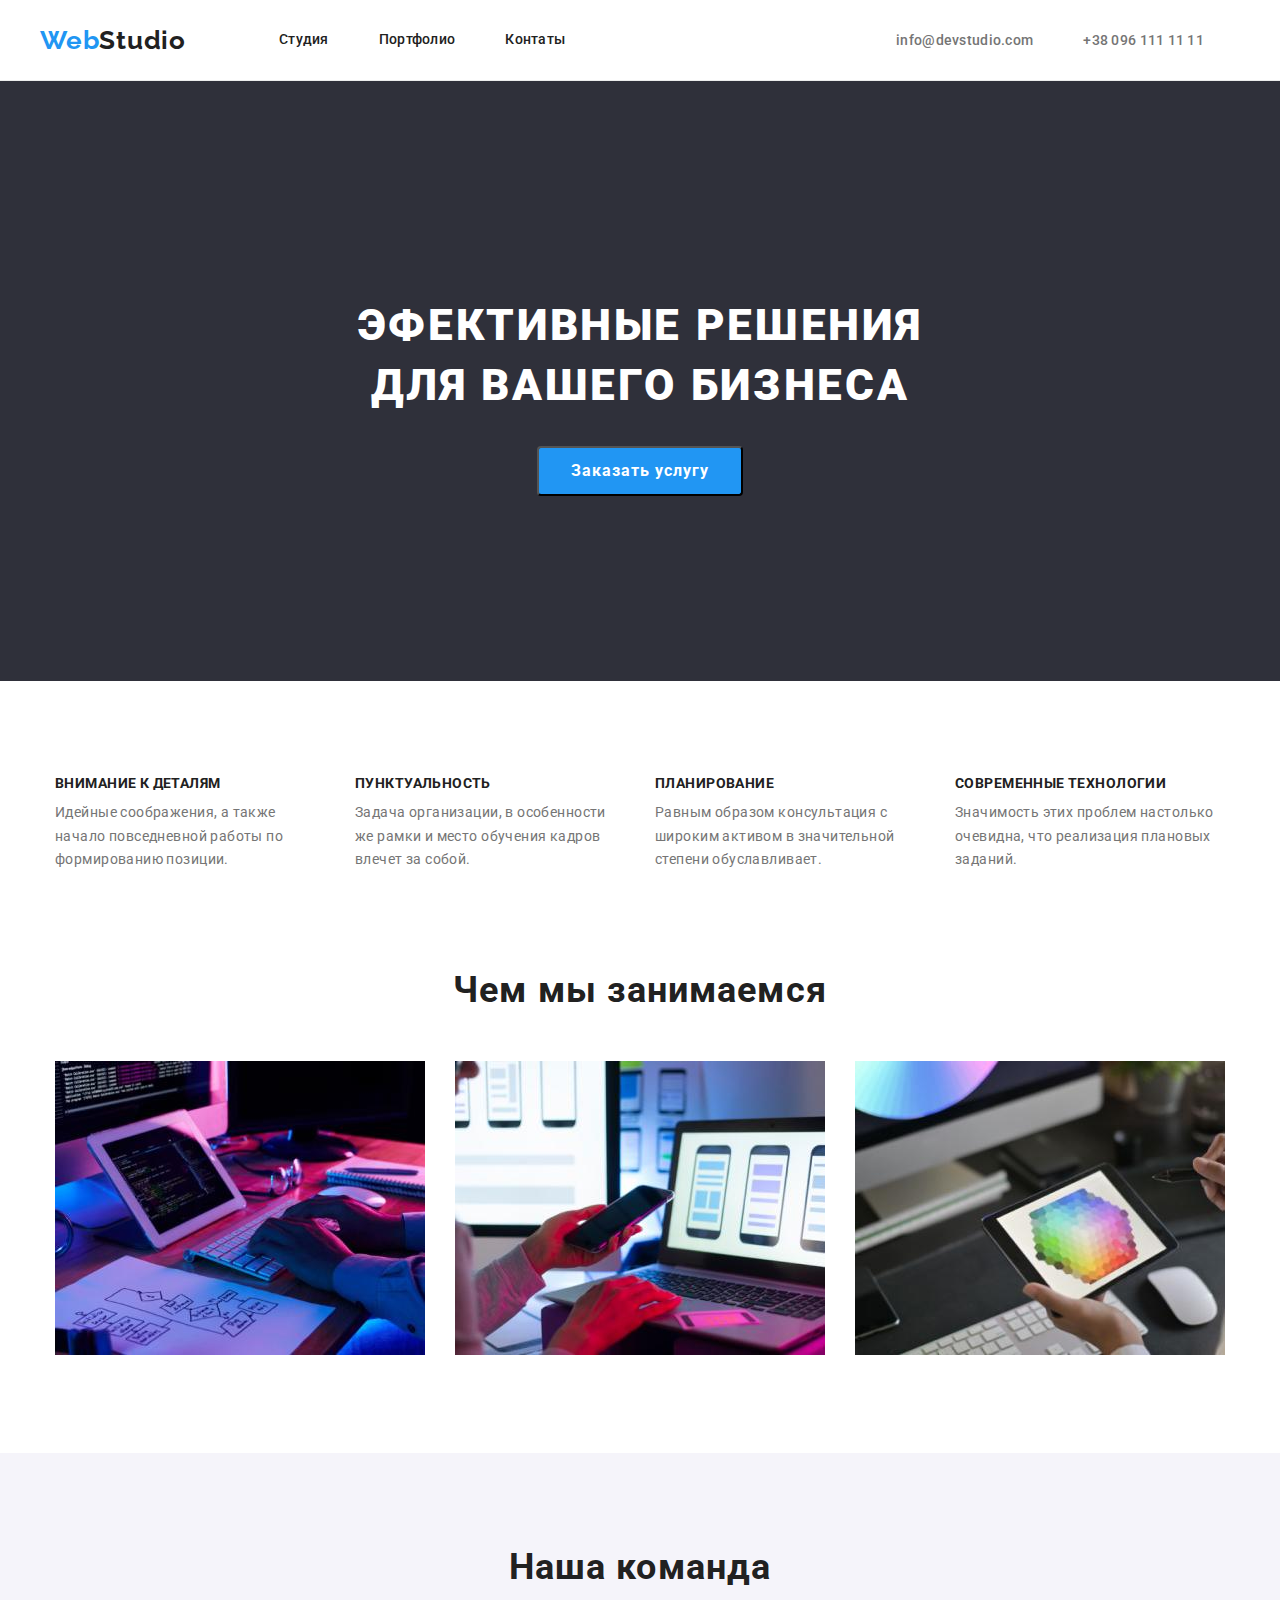
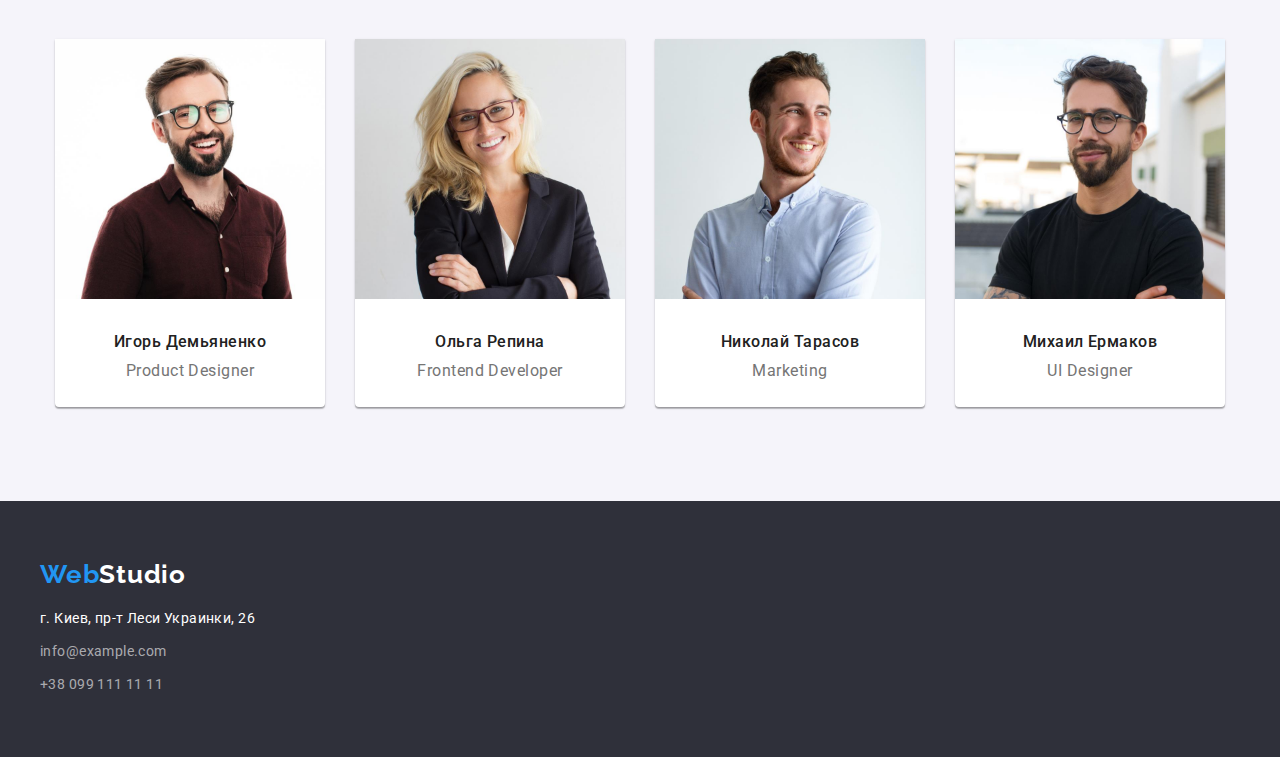
<file: index.html>
<!DOCTYPE html>
<html lang="ru">
  <head>
    <meta charset="UTF-8" />
    <meta http-equiv="X-UA-Compatible" content="IE=edge" />
    <meta name="viewport" content="width=device-width, initial-scale=1.0" />
    <title>Студия</title>
    <link rel="preconnect" href="https://fonts.googleapis.com" />
    <link rel="preconnect" href="https://fonts.gstatic.com" crossorigin />
    <link rel="preconnect" href="https://fonts.googleapis.com" />
    <link rel="preconnect" href="https://fonts.gstatic.com" crossorigin />
    <link
      href="https://fonts.googleapis.com/css2?family=Roboto:wght@400;500;700;900&display=swap"
      rel="stylesheet"
    />
    <link
      href="https://fonts.googleapis.com/css2?family=Raleway:wght@700&display=swap"
      rel="stylesheet"
    />
    <link
      rel="stylesheet"
      href="https://github.com/sindresorhus/modern-normalize/blob/main/modern-normalize.css"
    />

    <link rel="stylesheet" href="./css/styles.css" />
  </head>
  <body>
    <!--Шапка сайту-->
    <header class="header">
      <div class="container head">
        <nav class="navigation-head">
          <a href="./index.html" class="logo"
            ><span class="logo-web">Web</span>Studio</a
          >
          <ul class="navigation">
            <li><a href="./index.html" class="link">Студия</a></li>
            <li><a href="./portfolio.html" class="link">Портфолио</a></li>
            <li><a href=" " class="link">Контаты</a></li>
          </ul>
        </nav>
        <ul class="contact-data">
          <li>
            <a href="mailto:info@devstudio.com" class="site-contacts"
              >info@devstudio.com</a
            >
          </li>
          <li>
            <a href="tel:++380961111111" class="site-contacts"
              >+38 096 111 11 11</a
            >
          </li>
        </ul>
      </div>
    </header>

    <main>
      <!--Герой-->
      <section class="section-hero">
        <div class="container">
          <h1 class="hero">
            Эфективные решения <br />
            для вашего бизнеса
          </h1>
          <button type="button" class="button-m">Заказать услугу</button>
        </div>
      </section>
      <!--Наші переваги-->
      <section class="section-benefit">
        <div class="container">
          <!--<h2 class="section-title">Наші переваги </h2> -->
          <ul class="list-benefits">
            <li class="car-list">
              <h3>Внимание к деталям</h3>
              <p>
                Идейные соображения, а также начало повседневной работы по
                формированию позиции.
              </p>
            </li>
            <li class="car-list">
              <h3>Пунктуальность</h3>
              <p>
                Задача организации, в особенности же рамки и место обучения
                кадров влечет за собой.
              </p>
            </li>
            <li class="car-list">
              <h3>Планирование</h3>
              <p>
                Равным образом консультация с широким активом в значительной
                степени обуславливает.
              </p>
            </li>
            <li class="car-list">
              <h3>Современные технологии</h3>
              <p>
                Значимость этих проблем настолько очевидна, что реализация
                плановых заданий.
              </p>
            </li>
          </ul>
        </div>
      </section>

      <!--Що ми робимо-->
      <section class="section-work">
        <div class="container">
          <h2 class="section-title">Чем мы занимаемся</h2>
          <ul class="images">
            <li>
              <img
                src="./images/computers.jpg"
                alt="фотографія рук на клавіатурі"
                width="370"
                height="294"
              />
            </li>
            <li>
              <img
                src="./images/screens.jpg"
                alt="фотографія двох екранів"
                width="370"
                height="294"
              />
            </li>
            <li>
              <img
                src="./images/colors.jpg"
                alt="фотографія палітри кольорів"
                width="370"
                height="294"
              />
            </li>
          </ul>
        </div>
      </section>

      <!--Наша команда-->
      <section class="section-team">
        <div class="container">
          <h2 class="section-title">Наша команда</h2>
          <ul class="personal">
            <li class="cards-team">
              <img
                src="./images/demyanenko.jpg"
                alt="фото Ігорка Демяненка"
                width="270"
                height="260"
              />
              <div class="text-team">
                <p class="name">Игорь Демьяненко</p>
                <p class="position">Product Designer</p>
              </div>
            </li>
            <li class="cards-team">
              <img
                src="./images/repina.jpg"
                alt="фото Олічки Рєпіної"
                width="270"
                height="260"
              />
              <div class="text-team">
                <p class="name">Ольга Репина</p>
                <p class="position">Frontend Developer</p>
              </div>
            </li>
            <li class="cards-team">
              <img
                src="./images/tarasov.jpg"
                alt="фото Миколки Тарасова"
                width="270"
                height="260"
              />
              <div class="text-team">
                <p class="name">Николай Тарасов</p>
                <p class="position">Marketing</p>
              </div>
            </li>
            <li class="cards-team">
              <img
                src="./images/yermakov.jpg"
                alt="фото Михася Єврмакова"
                width="270"
                height="260"
              />
              <div class="text-team">
                <p class="name">Михаил Ермаков</p>
                <p class="position">UI Designer</p>
              </div>
            </li>
          </ul>
        </div>
      </section>
    </main>
    <!--Футер-->
    <footer>
      <div class="container">
        <a href="./index.html" class="logo"
          ><span class="logo-web">Web</span>Studio</a
        >
        <address>
          <ul>
            <li class="address">
              <a
                href="https://www.google.com/maps/place/%D0%B1%D1%83%D0%BB%D1%8C%D0%B2%D0%B0%D1%80+%D0%9B%D0%B5%D1%81%D1%96+%D0%A3%D0%BA%D1%80%D0%B0%D1%97%D0%BD%D0%BA%D0%B8,+26,+%D0%9A%D0%B8%D1%97%D0%B2,+02000/@50.4265807,30.5361971,17z/data=!4m5!3m4!1s0x40d4cf0e033ecbe9:0x57a4dffefec77da0!8m2!3d50.4265807!4d30.5383858"
                class="contact-footer"
                >г. Киев, пр-т Леси Украинки, 26</a
              >
            </li>
            <li class="address">
              <a href="mailto:info@example.com" class="contact-footer"
                >info@example.com</a
              >
            </li>
            <li class="address">
              <a href="tel:+380991111111" class="contact-footer"
                >+38 099 111 11 11</a
              >
            </li>
          </ul>
        </address>
      </div>
    </footer>
  </body>
</html>
</file>
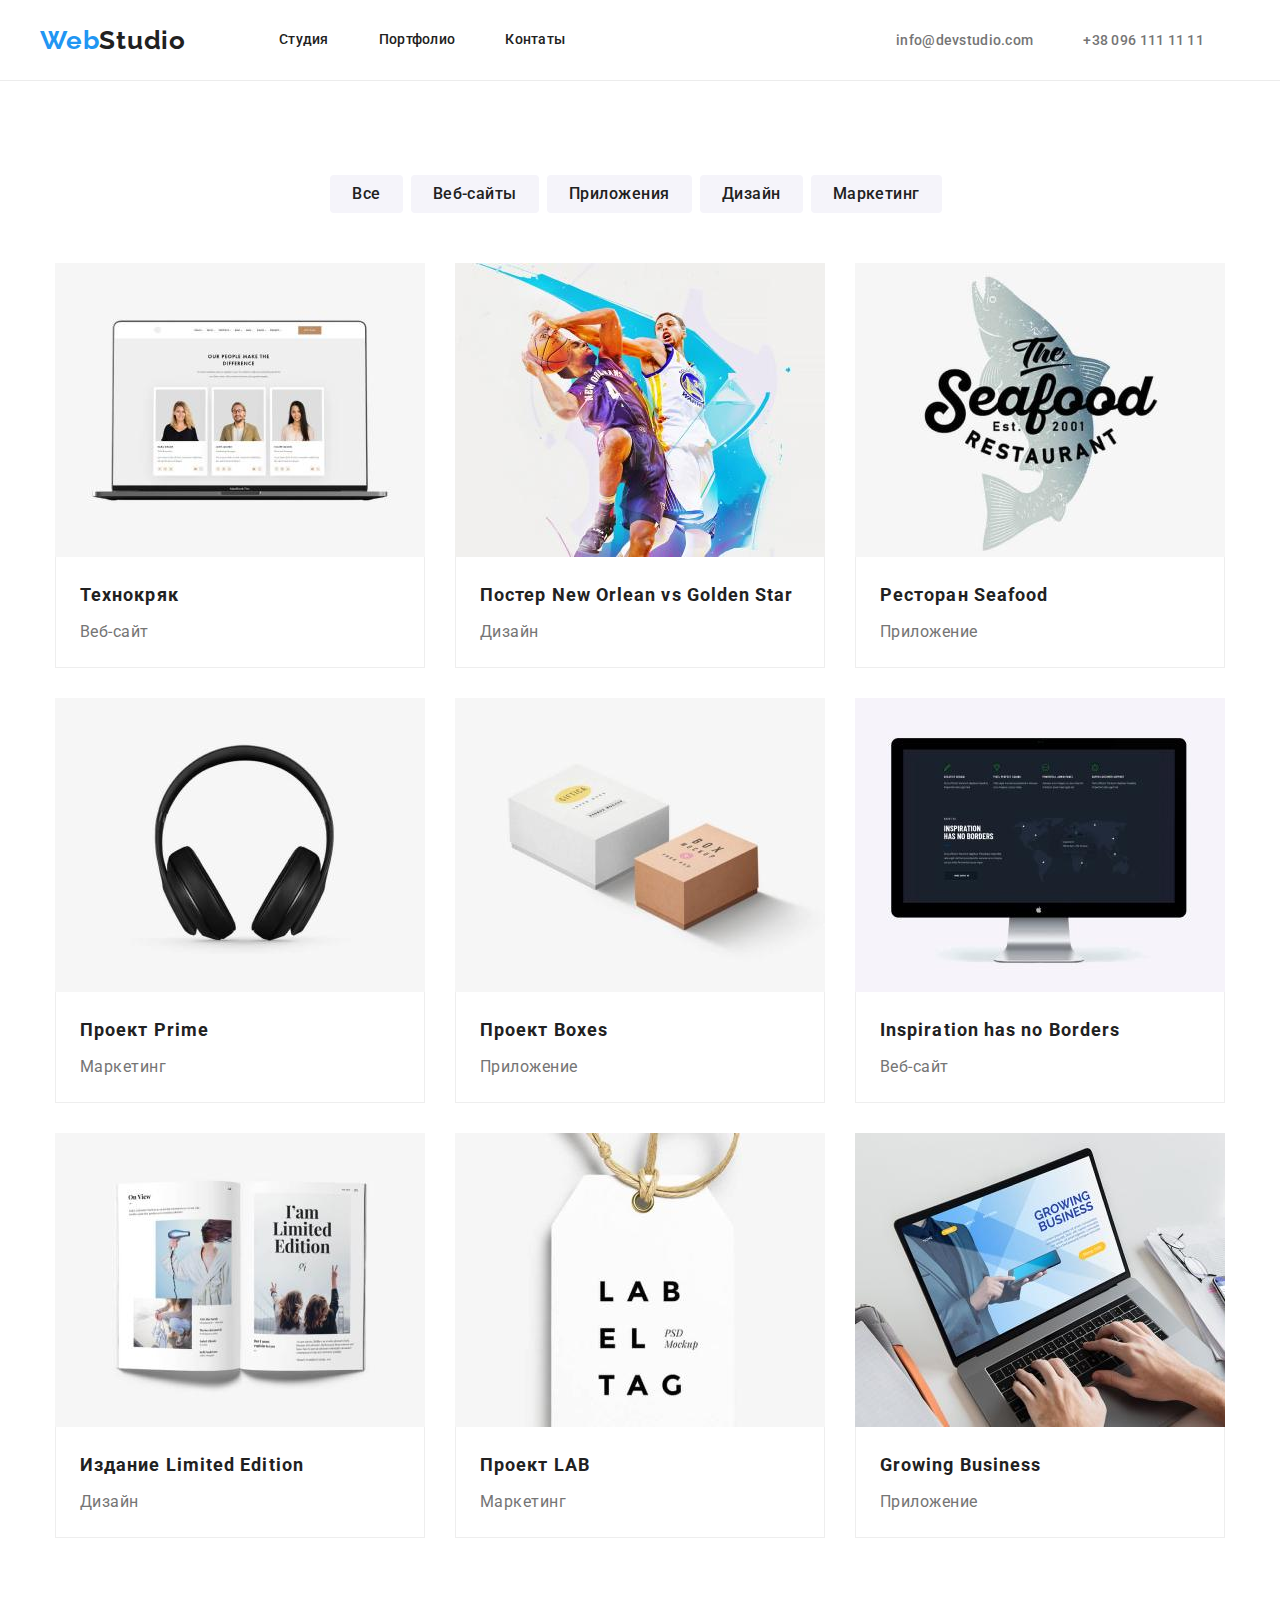
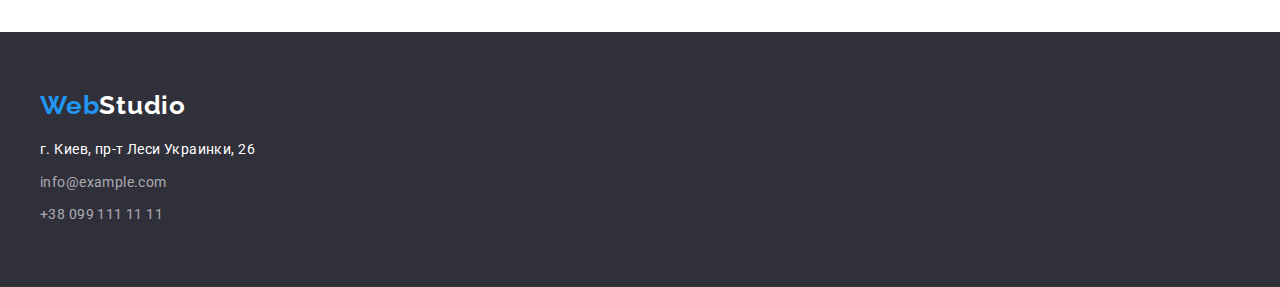
<file: portfolio.html>
<!DOCTYPE html>
<html lang="en">
  <head>
    <meta charset="UTF-8" />
    <meta http-equiv="X-UA-Compatible" content="IE=edge" />
    <meta name="viewport" content="width=device-width, initial-scale=1.0" />
    <title>Портфолио</title>
    <link
      href="https://fonts.googleapis.com/css2?family=Roboto:wght@400;500;700;900&display=swap"
      rel="stylesheet"
    />
    <link
      href="https://fonts.googleapis.com/css2?family=Raleway:wght@700&display=swap"
      rel="stylesheet"
    />
    <link
      rel="stylesheet"
      href="https://github.com/sindresorhus/modern-normalize/blob/main/modern-normalize.css"
    />
    <link rel="stylesheet" href="./css/styles.css" />
  </head>
  <body>
    <!--Шапка сайту-->

    <header class="header">
      <div class="container head">
        <nav class="navigation-head">
          <a href="./index.html" class="logo"
            ><span class="logo-web">Web</span>Studio</a
          >
          <ul class="navigation">
            <li><a href="./index.html" class="link">Студия</a></li>
            <li><a href="./portfolio.html" class="link">Портфолио</a></li>
            <li><a href=" " class="link">Контаты</a></li>
          </ul>
        </nav>
        <ul class="contact-data">
          <li>
            <a href="mailto:info@devstudio.com" class="site-contacts"
              >info@devstudio.com</a
            >
          </li>
          <li>
            <a href="tel:++380961111111" class="site-contacts"
              >+38 096 111 11 11</a
            >
          </li>
        </ul>
      </div>
    </header>

    <!--основна частина-->
    <main>
      <section class="filters">
        <div class="container">
          <ul class="buttons">
            <li><button type="button" class="button-p">Все</button></li>
            <li><button type="button" class="button-p">Веб-сайты</button></li>
            <li><button type="button" class="button-p">Приложения</button></li>
            <li><button type="button" class="button-p">Дизайн</button></li>
            <li><button type="button" class="button-p">Маркетинг</button></li>
          </ul>
          <ul class="projects">
            <li class="card-project">
              <img
                src="./images/laptop.jpg"
                alt="ноутбук"
                width="370"
                height="294"
              />
              <div class="project-text">
                <h2 class="projects-name">Технокряк</h2>
                <p class="projects-type">Веб-сайт</p>
              </div>
            </li>
            <li class="card-project">
              <img
                src="./images/people.jpg"
                alt="баскетболісти"
                width="370"
                height="294"
              />
              <div class="project-text">
                <h2 class="projects-name">Постер New Orlean vs Golden Star</h2>
                <p class="projects-type">Дизайн</p>
              </div>
            </li>
            <li class="card-project">
              <img
                src="./images/name.jpg"
                alt="назва"
                width="370"
                height="294"
              />
              <div class="project-text">
                <h2 class="projects-name">Ресторан Seafood</h2>
                <p class="projects-type">Приложение</p>
              </div>
            </li>
            <li class="card-project">
              <img
                src="./images/headers.jpg"
                alt="навушники"
                width="370"
                height="294"
              />
              <div class="project-text">
                <h2 class="projects-name">Проект Prime</h2>
                <p class="projects-type">Маркетинг</p>
              </div>
            </li>
            <li class="card-project">
              <img
                src="./images/boxes.jpg"
                alt="коробки"
                width="370"
                height="294"
              />
              <div class="project-text">
                <h2 class="projects-name">Проект Boxes</h2>
                <p class="projects-type">Приложение</p>
              </div>
            </li>
            <li class="card-project">
              <img
                src="./images/screen.jpg"
                alt="монітор"
                width="370"
                height="294"
              />
              <div class="project-text">
                <h2 class="projects-name" lang="eng">
                  Inspiration has no Borders
                </h2>
                <p class="projects-type">Веб-сайт</p>
              </div>
            </li>
            <li class="card-project">
              <img
                src="./images/book.jpg"
                alt="книжка"
                width="370"
                height="294"
              />
              <div class="project-text">
                <h2 class="projects-name">Издание Limited Edition</h2>
                <p class="projects-type">Дизайн</p>
              </div>
            </li>
            <li class="card-project">
              <img
                src="./images/label.jpg"
                alt="емблема"
                width="370"
                height="294"
              />
              <div class="project-text">
                <h2 class="projects-name">Проект LAB</h2>
                <p class="projects-type">Маркетинг</p>
              </div>
            </li>
            <li class="card-project">
              <img
                src="./images/hands.jpg"
                alt="руки на науті"
                width="370"
                height="294"
              />
              <div class="project-text">
                <h2 class="projects-name" lang="eng">Growing Business</h2>
                <p class="projects-type">Приложение</p>
              </div>
            </li>
          </ul>
        </div>
      </section>
    </main>

    <!--Футер-->
    <footer>
      <div class="container">
        <a href="./index.html" class="logo"
          ><span class="logo-web">Web</span>Studio</a
        >
        <address>
          <ul>
            <li class="address">
              <a
                href="https://www.google.com/maps/place/%D0%B1%D1%83%D0%BB%D1%8C%D0%B2%D0%B0%D1%80+%D0%9B%D0%B5%D1%81%D1%96+%D0%A3%D0%BA%D1%80%D0%B0%D1%97%D0%BD%D0%BA%D0%B8,+26,+%D0%9A%D0%B8%D1%97%D0%B2,+02000/@50.4265807,30.5361971,17z/data=!4m5!3m4!1s0x40d4cf0e033ecbe9:0x57a4dffefec77da0!8m2!3d50.4265807!4d30.5383858"
                class="contact-footer"
                >г. Киев, пр-т Леси Украинки, 26</a
              >
            </li>
            <li class="address">
              <a href="mailto:info@example.com" class="contact-footer"
                >info@example.com</a
              >
            </li>
            <li class="address">
              <a href="tel:+380991111111" class="contact-footer"
                >+38 099 111 11 11</a
              >
            </li>
          </ul>
        </address>
      </div>
    </footer>
  </body>
</html>
</file>
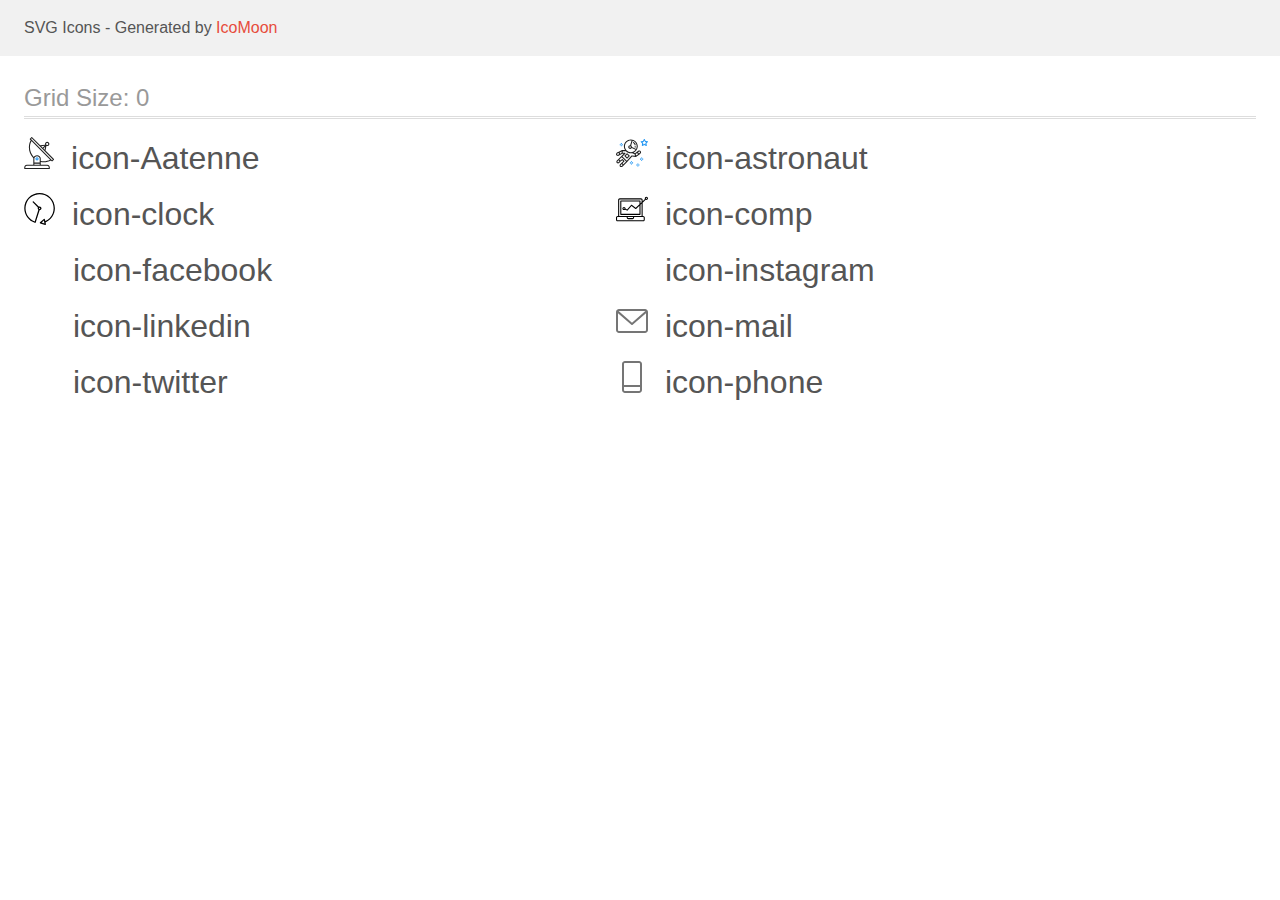
<file: css/icomoon/demo.html>
<!doctype html>
<html>
<head>
    <title>IcoMoon - SVG Icons</title>
    <meta charset="utf-8">
    <meta name="viewport" content="width=device-width, initial-scale=1">
    <link rel="stylesheet" href="demo-files/demo.css">
    <link rel="stylesheet" href="style.css">
</head>
<body>
<svg aria-hidden="true" style="position: absolute; width: 0; height: 0; overflow: hidden;" version="1.1" xmlns="http://www.w3.org/2000/svg" xmlns:xlink="http://www.w3.org/1999/xlink">
<defs>
<symbol id="icon-Aatenne" viewBox="0 0 30 32">
<path fill="#212121" style="fill: var(--color1, #212121)" d="M29.859 22.098l-8.443-8.505 0.937-4.616c0.225 0.090 0.485 0.144 0.758 0.146h0.007c0.008 0 0.017 0 0.026 0 1.192 0 2.159-0.967 2.159-2.159s-0.967-2.159-2.159-2.159c-1.192 0-2.159 0.967-2.159 2.159 0 0.259 0.046 0.508 0.13 0.739l-0.005-0.015-4.96 0.606-8.091-8.133c-0.096-0.098-0.229-0.159-0.376-0.16h-0c-0.14 0.001-0.274 0.057-0.373 0.155l-1.512 1.504c-0.096 0.097-0.156 0.23-0.156 0.377s0.060 0.281 0.156 0.377v0l0.814 0.825c-1.143 2.062-1.816 4.522-1.816 7.139 0 4.106 1.656 7.824 4.336 10.525l-0.001-0.001c0.043 0.041 0.092 0.074 0.146 0.097-0.032 0.164-0.051 0.353-0.052 0.546v6.188h-6.4c-1.472 0.001-2.666 1.194-2.667 2.666v1.067c0 0.295 0.239 0.534 0.534 0.534h24.534c0.294 0 0.533-0.239 0.533-0.534v-1.067c-0.002-1.472-1.195-2.665-2.666-2.666h-6.4v-2.742c1.003 0.21 2.024 0.317 3.049 0.32 2.58-0.003 5.005-0.663 7.117-1.822l-0.077 0.039 0.818 0.823c0.099 0.101 0.235 0.159 0.376 0.16 0.14-0.001 0.274-0.057 0.373-0.155l1.512-1.504c0.096-0.097 0.156-0.23 0.156-0.377s-0.060-0.281-0.156-0.377v0zM22.366 6.233c0.193-0.192 0.459-0.31 0.752-0.31 0.589 0 1.067 0.478 1.067 1.066s-0.477 1.066-1.067 1.066c-0 0-0 0-0 0h-0.004c-0.587-0.003-1.061-0.479-1.061-1.066 0-0.295 0.12-0.563 0.314-0.756l0-0h-0.002zM21.11 9.737l-0.598 2.946-1.175-1.183 1.774-1.763zM20.504 8.835l-1.92 1.909-1.486-1.493 3.406-0.416zM23.090 28.8c0.884 0 1.6 0.716 1.6 1.6v0 0.534h-23.466v-0.534c0-0.884 0.716-1.6 1.6-1.6v0h20.267zM15.623 26.666v1.067h-5.334v-1.067h5.334zM10.29 25.6v-4.053c0-1.294 1.196-2.346 2.666-2.346s2.667 1.053 2.667 2.346v4.053h-5.333zM16.69 23.904v-2.357c0-1.882-1.675-3.413-3.733-3.413-0.017-0-0.038-0-0.058-0-1.353 0-2.54 0.707-3.213 1.771l-0.009 0.016c-2.36-2.482-3.812-5.846-3.812-9.55 0-2.314 0.567-4.496 1.569-6.414l-0.036 0.077 18.602 18.709c-1.823 0.947-3.979 1.502-6.266 1.502-1.079 0-2.128-0.124-3.136-0.357l0.093 0.018zM27.979 23.22l-21.057-21.181 0.754-0.752 7.935 7.98c0.004 0 0.006 0.007 0.010 0.010l13.115 13.191-0.757 0.752z"></path>
<path fill="#2196f3" style="fill: var(--color2, #2196f3)" d="M12.961 20.267h-0.005c-0.001 0-0.002 0-0.002 0-0.884 0-1.6 0.716-1.6 1.6s0.715 1.599 1.597 1.6h0.005c0.001 0 0.001 0 0.002 0 0.884 0 1.6-0.716 1.6-1.6s-0.715-1.599-1.598-1.6h-0zM13.334 22.245c-0.096 0.096-0.229 0.155-0.376 0.155-0.295 0-0.534-0.239-0.534-0.534s0.238-0.533 0.532-0.533h0c0.293 0.001 0.531 0.239 0.531 0.533 0 0.148-0.060 0.282-0.157 0.378l-0 0h0.005z"></path>
</symbol>
<symbol id="icon-astronaut" viewBox="0 0 32 32">
<path fill="#2196f3" style="fill: var(--color2, #2196f3)" d="M31.974 4.524c-0.064-0.191-0.227-0.332-0.427-0.362l-0.003-0-1.911-0.278-0.855-1.731c-0.179-0.365-0.777-0.365-0.956 0l-0.855 1.731-1.911 0.278c-0.26 0.039-0.457 0.26-0.457 0.528 0 0.15 0.062 0.285 0.161 0.382l1.383 1.348-0.326 1.903c-0.034 0.2 0.048 0.402 0.212 0.522 0.166 0.12 0.383 0.135 0.562 0.040l1.709-0.899 1.709 0.899c0.072 0.038 0.157 0.061 0.247 0.061 0.295 0 0.534-0.239 0.534-0.534 0-0.031-0.003-0.062-0.008-0.092l0 0.003-0.326-1.903 1.383-1.348c0.099-0.097 0.161-0.233 0.161-0.382 0-0.059-0.009-0.115-0.027-0.168l0.001 0.004zM29.511 5.851c-0.126 0.122-0.183 0.299-0.153 0.472l0.191 1.114-1-0.526c-0.072-0.039-0.158-0.062-0.249-0.062s-0.177 0.023-0.252 0.063l0.003-0.001-1 0.526 0.191-1.114c0.005-0.027 0.008-0.059 0.008-0.091 0-0.149-0.061-0.285-0.16-0.381l-0-0-0.811-0.79 1.119-0.162c0.174-0.025 0.324-0.134 0.402-0.292l0.5-1.013 0.5 1.013c0.078 0.158 0.228 0.267 0.402 0.292l1.119 0.162-0.809 0.79zM26.134 20.522h-1.067v1.067h1.067v-1.067zM26.134 22.656h-1.067v1.066h1.067v-1.066zM27.2 21.589h-1.067v1.067h1.067v-1.067zM25.067 21.589h-1.067v1.067h1.067v-1.067zM22.4 26.389h-1.067v1.067h1.067v-1.067zM22.4 28.523h-1.067v1.067h1.067v-1.067zM23.467 27.456h-1.067v1.067h1.067v-1.067zM21.334 27.456h-1.067v1.067h1.067v-1.067zM16 24.256h-1.066v1.067h1.066v-1.067zM16 26.389h-1.066v1.067h1.066v-1.067zM17.067 25.322h-1.067v1.067h1.067v-1.067zM14.934 25.322h-1.067v1.067h1.067v-1.067zM5.867 6.122h-1.066v1.066h1.066v-1.066zM5.867 8.256h-1.066v1.066h1.066v-1.066zM6.933 7.189h-1.067v1.067h1.066v-1.067zM4.8 7.189h-1.067v1.067h1.067v-1.067z"></path>
<path fill="#212121" style="fill: var(--color1, #212121)" d="M24.715 14.16c-0.28-0.376-0.698-0.636-1.179-0.703l-0.009-0.001c-0.076-0.012-0.164-0.018-0.254-0.018-0.411 0-0.789 0.139-1.090 0.373l0.004-0.003-1.253 0.96-1.898 1.417-1.358-0.541c2.421-1.086 4.113-3.508 4.113-6.32 0-3.823-3.122-6.934-6.961-6.934s-6.961 3.11-6.961 6.934c0 1.386 0.415 2.674 1.12 3.759l-2.768-0.024c-0.009 0-0.016 0.005-0.023 0.005-0.057 0.003-0.11 0.014-0.159 0.033l0.004-0.001c-0.013 0.005-0.026 0.007-0.038 0.013-0.006 0.003-0.013 0.003-0.019 0.006l-3.233 1.596c-0 0-0.001 0-0.001 0.001l-1.893 0.91c-0.024 0.011-0.045 0.023-0.065 0.036l0.001-0.001c-0.482 0.324-0.795 0.867-0.795 1.483 0 0.297 0.073 0.577 0.201 0.823l-0.005-0.010c0.22 0.424 0.592 0.742 1.043 0.885l0.013 0.003c0.161 0.053 0.345 0.083 0.537 0.083 0.308 0 0.598-0.078 0.851-0.216l-0.009 0.005 1.388-0.738 2.264-1.169 1.357-0.008-5.442 5.415c0 0.001-0.001 0.001-0.001 0.001l-1.339 1.333c-0.303 0.299-0.491 0.714-0.491 1.173 0 0.002 0 0.003 0 0.005v-0c0.002 0.919 0.748 1.664 1.667 1.664 0.001 0 0.002 0 0.002 0h-0c0.428 0 0.854-0.162 1.18-0.485l1.314-1.309 1.741-1.3 0.901 0.897-3.102 3.088c-0.303 0.299-0.491 0.714-0.491 1.173 0 0.001 0 0.003 0 0.004v-0c0 0.445 0.174 0.864 0.49 1.179 0.302 0.3 0.717 0.485 1.176 0.485 0.001 0 0.002 0 0.003 0h-0c0.427 0 0.855-0.162 1.18-0.485l4.488-4.472c0.007-0.006 0.016-0.009 0.022-0.016l5.166-5.658 3.471 0.494c0.025 0.004 0.050 0.006 0.075 0.006 0.064 0 0.127-0.016 0.187-0.038 0.017-0.006 0.032-0.015 0.049-0.023 0.019-0.010 0.039-0.015 0.058-0.027l3.213-2.133c0.012-0.008 0.018-0.021 0.029-0.030 0.013-0.010 0.029-0.014 0.041-0.026l1.271-1.191c0.348-0.326 0.564-0.787 0.564-1.3 0-0.4-0.132-0.769-0.355-1.066l0.003 0.005zM2.13 17.77c-0.098 0.054-0.215 0.086-0.34 0.086-0.078 0-0.153-0.013-0.224-0.036l0.005 0.001c-0.294-0.093-0.504-0.364-0.504-0.683 0-0.235 0.114-0.444 0.289-0.575l0.002-0.001 1.314-0.632 0.316 0.924 0.133 0.389-0.992 0.527zM5.627 15.942l-1.548 0.8-0.255-0.746-0.184-0.537 2.027-1.001-0.040 1.484zM20.727 9.322c0 0.918-0.219 1.785-0.599 2.56l-4.181-1.899c-0.044-0.575-0.342-1.072-0.782-1.384l-0.006-0.004 1.464-4.861c2.377 0.757 4.104 2.975 4.104 5.588zM8.938 9.322c0-3.235 2.644-5.867 5.894-5.867 0.253 0 0.5 0.022 0.745 0.053l-1.432 4.753c-0.019 0-0.037-0.006-0.057-0.006-0 0-0.001 0-0.001 0-1.032 0-1.869 0.835-1.872 1.867v0c0.003 1.031 0.84 1.867 1.872 1.867 0 0 0 0 0.001 0h-0c0.695 0 1.295-0.383 1.618-0.944l3.863 1.755c-1.075 1.447-2.795 2.39-4.737 2.39-3.25 0-5.894-2.632-5.894-5.867zM14.895 10.122c0 0.441-0.362 0.8-0.806 0.8-0 0-0.001 0-0.001 0-0.443 0-0.802-0.358-0.804-0.8v-0c0-0.441 0.361-0.8 0.806-0.8s0.806 0.359 0.806 0.8zM2.464 25.146c-0.11 0.109-0.261 0.176-0.428 0.176s-0.317-0.067-0.427-0.175l0 0c-0.109-0.108-0.176-0.257-0.176-0.422s0.067-0.314 0.176-0.422l0-0 0.962-0.959 0.852 0.848-0.959 0.954zM5.678 28.88c-0.11 0.109-0.261 0.176-0.428 0.176s-0.317-0.067-0.427-0.175l0 0c-0.109-0.108-0.176-0.257-0.176-0.422s0.067-0.314 0.176-0.422l0-0 0.963-0.959 0.852 0.848-0.96 0.955zM9.16 25.411l-0.001 0.001-1.765 1.76-0.852-0.848 1.765-1.757c0.040-0.040 0.065-0.088 0.090-0.136 0.007-0.014 0.020-0.026 0.026-0.040 0.016-0.041 0.019-0.085 0.026-0.128 0.003-0.025 0.014-0.048 0.014-0.073 0-0.035-0.013-0.070-0.020-0.105-0.006-0.032-0.006-0.064-0.019-0.096-0.025-0.053-0.055-0.098-0.092-0.138l0 0c-0.010-0.012-0.014-0.026-0.025-0.038h-0.001s0-0.001-0.001-0.002l-1.607-1.6c-0.017-0.017-0.039-0.024-0.058-0.038-0.025-0.021-0.054-0.040-0.084-0.056l-0.003-0.001c-0.026-0.012-0.058-0.023-0.090-0.031l-0.003-0.001c-0.030-0.009-0.065-0.017-0.101-0.020l-0.002-0c-0.007-0-0.015-0-0.023-0-0.026 0-0.051 0.002-0.075 0.005l0.003-0c-0.036 0.005-0.069 0.009-0.104 0.021s-0.064 0.027-0.094 0.045c-0.020 0.011-0.043 0.015-0.061 0.029l-1.774 1.324-0.901-0.897 2.399-2.386 4.36 4.289-0.928 0.919zM15.979 18.394c-0.016-0.002-0.030 0.004-0.046 0.003-0.008-0-0.017-0.001-0.027-0.001-0.031 0-0.062 0.003-0.092 0.008l0.003-0c-0.070 0.011-0.132 0.035-0.187 0.070l0.002-0.001c-0.030 0.018-0.057 0.037-0.083 0.061-0.013 0.011-0.028 0.016-0.040 0.029l-4.698 5.146-4.328-4.256 2.833-2.818c0.096-0.097 0.156-0.23 0.156-0.377 0-0.295-0.239-0.534-0.534-0.534-0.001 0-0.001 0-0.002 0h0l-2.219 0.013 0.028-1.607 3.104 0.027c1.264 1.297 3.027 2.101 4.978 2.101 0.001 0 0.002 0 0.003 0h-0c0.438 0 0.864-0.046 1.28-0.122 0.040 0.032 0.080 0.064 0.129 0.085l2.41 0.96 0.152 0.758 0.178 0.886-3.003-0.427zM20.020 18.572l-0.313-1.558 1.446-1.080 0.946 1.257-2.080 1.381zM23.773 15.741l-0.837 0.785-0.931-1.236 0.831-0.637c0.155-0.119 0.351-0.168 0.543-0.143 0.193 0.027 0.364 0.128 0.48 0.284 0.088 0.117 0.141 0.265 0.141 0.426 0 0.206-0.087 0.391-0.226 0.521l-0 0z"></path>
<path fill="#212121" style="fill: var(--color1, #212121)" d="M13.602 18.544l-2.143-2.134c-0.096-0.096-0.229-0.155-0.376-0.155s-0.28 0.059-0.376 0.155l-2.143 2.133c-0.097 0.097-0.156 0.23-0.156 0.378s0.060 0.281 0.156 0.378l-0-0 2.142 2.134c0.096 0.096 0.229 0.156 0.376 0.156s0.28-0.059 0.376-0.156v0l2.143-2.134c0.097-0.097 0.157-0.23 0.157-0.378s-0.060-0.281-0.157-0.378l-0-0zM11.083 20.303l-1.387-1.381 1.386-1.381 1.387 1.381-1.387 1.381zM17.164 5.071l-0.258 1.036c0.071 0.018 1.738 0.452 1.738 2.149h1.067c0-2.017-1.666-2.965-2.547-3.184zM19.711 9.322h-1.067v1.066h1.067v-1.066z"></path>
</symbol>
<symbol id="icon-clock" viewBox="0 0 31 32">
<path d="M30.839 15.301c-0.001-8.452-6.855-15.303-15.308-15.301s-15.303 6.855-15.301 15.308c0.002 6.788 4.422 12.543 10.541 14.545l0.108 0.031c0.061 0.019 0.123 0.029 0.187 0.029 0.12 0 0.238-0.032 0.342-0.094 0.135-0.080 0.236-0.207 0.283-0.357l3.865-12.25c1.054-0.004 1.906-0.859 1.906-1.913 0-1.056-0.856-1.913-1.913-1.913-0.303 0-0.59 0.071-0.845 0.196l0.011-0.005-5.106-5.107c-0.114-0.11-0.271-0.179-0.443-0.179-0.352 0-0.638 0.286-0.638 0.638 0 0.172 0.068 0.328 0.179 0.443l-0-0 5.103 5.109c-0.121 0.241-0.191 0.525-0.191 0.825 0 0.602 0.283 1.137 0.724 1.481l0.004 0.003-3.683 11.673c-7.278-2.681-11.004-10.754-8.324-18.032s10.754-11.004 18.032-8.323c7.278 2.681 11.004 10.754 8.323 18.032-1.345 3.581-4.003 6.406-7.374 7.938l-0.088 0.036-0.398-1.874c-0.063-0.291-0.318-0.506-0.624-0.506-0.164 0-0.313 0.062-0.426 0.163l0.001-0.001-3.837 3.426c-0.132 0.117-0.214 0.287-0.214 0.477 0 0.283 0.185 0.524 0.441 0.606l0.005 0.001 4.899 1.563c0.058 0.020 0.126 0.031 0.196 0.031 0.352 0 0.637-0.285 0.637-0.637 0-0.047-0.005-0.093-0.015-0.138l0.001 0.004-0.391-1.839c5.528-2.374 9.328-7.772 9.328-14.057 0-0.011 0-0.023-0-0.034v0.002zM15.535 14.664c0.352 0 0.638 0.286 0.638 0.638s-0.286 0.638-0.638 0.638v0c-0.352 0-0.638-0.286-0.638-0.638s0.286-0.638 0.638-0.638v0zM17.635 29.528l2.184-1.948 0.603 2.84-2.787-0.892z"></path>
</symbol>
<symbol id="icon-comp" viewBox="0 0 32 32">
<path d="M1.599 28.291h25.586c0 0 0 0 0 0 0.883 0 1.599-0.716 1.599-1.599v0-2.132c0-0.883-0.716-1.599-1.599-1.599v0h-0.533v-13.294l3.028-2.868c0.207 0.104 0.452 0.166 0.711 0.166 0.888 0 1.608-0.72 1.608-1.608s-0.72-1.608-1.608-1.608c-0.888 0-1.608 0.72-1.608 1.608 0 0.247 0.056 0.481 0.155 0.69l-0.004-0.010-2.281 2.162v-1.23c0-0.883-0.716-1.599-1.599-1.599v0h-21.323c-0.883 0-1.599 0.716-1.599 1.599v15.992h-0.533c-0.883 0-1.599 0.716-1.599 1.599v0 2.132c0 0.883 0.716 1.599 1.599 1.599v0zM30.384 4.837c0.294 0 0.533 0.239 0.533 0.533s-0.239 0.533-0.533 0.533v0c-0.294 0-0.533-0.239-0.533-0.533s0.239-0.533 0.533-0.533v0zM3.198 6.969c0-0.294 0.239-0.533 0.533-0.533h21.323c0.294 0 0.533 0.239 0.533 0.533v2.239l-1.066 1.013v-2.185c0-0.295-0.239-0.534-0.534-0.534h-19.189c-0.294 0-0.534 0.239-0.534 0.533v13.327c0 0.294 0.239 0.533 0.534 0.533h19.189c0.295 0 0.534-0.239 0.534-0.533v-9.675l1.066-1.010v12.283h-22.389v-15.99zM7.996 13.899c-0.001 0-0.003 0-0.005 0-0.883 0-1.599 0.716-1.599 1.599s0.716 1.599 1.599 1.599c0.432 0 0.824-0.172 1.112-0.45l-0 0 1.853 0.93c0.215 0.107 0.476 0.057 0.636-0.123l3.939-4.431 3.872 2.902c0.208 0.155 0.498 0.139 0.686-0.039l3.365-3.188v8.131h-18.123v-12.261h18.123v2.661l-3.771 3.572-3.904-2.927c-0.088-0.067-0.2-0.107-0.32-0.107-0.158 0-0.3 0.069-0.398 0.178l-0 0.001-3.993 4.493-1.493-0.746c0.011-0.064 0.017-0.128 0.020-0.193 0-0.883-0.716-1.599-1.599-1.599v0zM8.529 15.498c0 0.294-0.239 0.533-0.533 0.533s-0.533-0.239-0.533-0.533v0c0-0.294 0.239-0.533 0.533-0.533s0.533 0.239 0.533 0.533v0zM11.727 24.026h5.33v0.533c0 0.294-0.238 0.533-0.533 0.533h-4.265c-0.294 0-0.533-0.239-0.533-0.533v0-0.533zM1.067 24.56c0-0.294 0.238-0.533 0.533-0.533h9.062v0.533c0 0.883 0.716 1.599 1.599 1.599v0h4.265c0.883 0 1.599-0.716 1.599-1.599v0-0.533h9.062c0.294 0 0.533 0.239 0.533 0.533v2.132c0 0.294-0.239 0.533-0.533 0.533h-25.586c-0 0-0 0-0 0-0.294 0-0.533-0.239-0.533-0.533 0 0 0 0 0 0v0-2.132z"></path>
</symbol>
<symbol id="icon-facebook" viewBox="0 0 32 32">
<path fill="#fff" style="fill: var(--color3, #fff)" d="M21.328 5.312h2.923v-5.088c-1.232-0.143-2.66-0.224-4.107-0.224-0.052 0-0.104 0-0.157 0l0.008-0c-4.213 0-7.099 2.65-7.099 7.52v4.48h-4.646v5.688h4.646v14.312h5.699v-14.31h4.459l0.709-5.688h-5.17v-3.922c0-1.643 0.443-2.768 2.734-2.768z"></path>
</symbol>
<symbol id="icon-instagram" viewBox="0 0 32 32">
<path fill="#fff" style="fill: var(--color3, #fff)" d="M31.968 9.408c-0.074-1.701-0.349-2.869-0.742-3.882-0.424-1.111-1.054-2.059-1.85-2.837l-0.001-0.001c-0.78-0.792-1.724-1.419-2.778-1.827l-0.054-0.018c-1.019-0.394-2.181-0.667-3.882-0.742-1.712-0.082-2.256-0.101-6.602-0.101-4.344 0-4.888 0.019-6.595 0.094-1.699 0.074-2.869 0.349-3.88 0.742-1.112 0.424-2.060 1.054-2.839 1.85l-0.001 0.001c-0.791 0.78-1.418 1.724-1.825 2.778l-0.018 0.054c-0.395 1.019-0.669 2.181-0.744 3.882-0.082 1.712-0.101 2.256-0.101 6.602 0 4.344 0.019 4.888 0.094 6.595 0.075 1.701 0.35 2.869 0.744 3.882 0.426 1.11 1.055 2.057 1.849 2.837l0.001 0.001c0.8 0.813 1.77 1.443 2.832 1.843 1.019 0.395 2.182 0.67 3.882 0.744 1.707 0.075 2.251 0.094 6.595 0.094 4.346 0 4.89-0.019 6.595-0.094 1.701-0.074 2.869-0.349 3.882-0.742 2.157-0.85 3.833-2.526 4.664-4.628l0.019-0.055c0.394-1.019 0.669-2.182 0.744-3.882 0.075-1.707 0.093-2.251 0.093-6.595s-0.006-4.888-0.080-6.595zM29.088 22.474c-0.070 1.563-0.333 2.406-0.55 2.97-0.552 1.399-1.64 2.486-3.004 3.024l-0.036 0.012c-0.56 0.219-1.411 0.482-2.968 0.55-1.688 0.075-2.194 0.094-6.464 0.094-4.269 0-4.782-0.019-6.464-0.094-1.563-0.069-2.406-0.331-2.97-0.55-0.721-0.269-1.334-0.676-1.836-1.192l-0.001-0.001c-0.517-0.503-0.924-1.117-1.184-1.803l-0.011-0.034c-0.218-0.563-0.48-1.413-0.549-2.97-0.075-1.688-0.094-2.195-0.094-6.464 0-4.27 0.019-4.784 0.094-6.464 0.069-1.563 0.331-2.406 0.549-2.97 0.269-0.722 0.678-1.337 1.198-1.837l0.002-0.002c0.504-0.517 1.119-0.923 1.806-1.182l0.034-0.011c0.56-0.219 1.411-0.48 2.968-0.55 1.688-0.074 2.195-0.093 6.464-0.093 4.275 0 4.782 0.019 6.464 0.093 1.563 0.069 2.406 0.331 2.97 0.55 0.693 0.256 1.325 0.662 1.837 1.194 0.531 0.52 0.938 1.144 1.195 1.84 0.218 0.56 0.48 1.411 0.549 2.968 0.075 1.688 0.094 2.194 0.094 6.464 0 4.269-0.019 4.768-0.094 6.458z"></path>
<path fill="#fff" style="fill: var(--color3, #fff)" d="M16.059 7.782c-4.539 0.002-8.218 3.682-8.219 8.221v0c0 0 0 0.001 0 0.002 0 4.541 3.681 8.222 8.222 8.222s8.222-3.681 8.222-8.222c0-4.541-3.681-8.222-8.222-8.222-0.001 0-0.001 0-0.002 0h0zM16.059 21.334c-2.945-0-5.332-2.388-5.332-5.333s2.388-5.333 5.333-5.333c0 0 0.001 0 0.001 0h-0c2.946 0 5.334 2.388 5.334 5.334s-2.388 5.334-5.334 5.334v0zM26.525 7.458c0 1.060-0.86 1.92-1.92 1.92s-1.92-0.86-1.92-1.92v0c0-1.060 0.86-1.92 1.92-1.92s1.92 0.86 1.92 1.92v0z"></path>
</symbol>
<symbol id="icon-linkedin" viewBox="0 0 32 32">
<path fill="#fff" style="fill: var(--color3, #fff)" d="M31.992 32h0.008v-11.738c0-5.741-1.237-10.163-7.947-10.163-3.227 0-5.392 1.77-6.277 3.45h-0.093v-2.914h-6.365v21.363h6.627v-10.578c0-2.786 0.528-5.48 3.978-5.48 3.398 0 3.448 3.179 3.448 5.658v10.402h6.621zM0.528 10.635h6.635v21.365h-6.635v-21.365zM3.843 0c-2.123 0-3.843 1.721-3.843 3.843v0c0 2.12 1.722 3.878 3.843 3.878 2.12 0 3.842-1.757 3.842-3.878s-1.72-3.841-3.841-3.843h-0z"></path>
</symbol>
<symbol id="icon-mail" viewBox="0 0 32 32">
<path fill="#757575" style="fill: var(--color4, #757575)" d="M29 4h-26c-1.654 0-3 1.346-3 3v18c0 1.654 1.346 3 3 3h26c1.654 0 3-1.346 3-3v-18c0-1.654-1.346-3-3-3zM29 6c0.136 0 0.266 0.028 0.384 0.078l-13.384 11.6-13.384-11.6c0.113-0.049 0.245-0.078 0.384-0.078h26zM29 26h-26c-0.552 0-1-0.448-1-1v0-16.81l13.344 11.566c0.175 0.152 0.404 0.245 0.656 0.245s0.481-0.093 0.657-0.246l-0.001 0.001 13.344-11.566v16.81c0 0.552-0.448 1-1 1v0z"></path>
</symbol>
<symbol id="icon-twitter" viewBox="0 0 32 32">
<path fill="#fff" style="fill: var(--color3, #fff)" d="M32 6.078c-1.1 0.493-2.376 0.857-3.713 1.028l-0.068 0.007c1.36-0.817 2.382-2.078 2.873-3.579l0.013-0.046c-1.197 0.722-2.591 1.273-4.076 1.573l-0.084 0.014c-1.2-1.279-2.9-2.076-4.787-2.076-3.622 0-6.558 2.936-6.558 6.558 0 0.001 0 0.003 0 0.004v-0c0 0.52 0.043 1.021 0.152 1.496-5.454-0.266-10.28-2.88-13.522-6.861-0.564 0.949-0.899 2.092-0.902 3.313v0.001c0 2.272 1.171 4.286 2.914 5.451-1.091-0.030-2.107-0.325-2.994-0.823l0.033 0.017v0.072c0.003 3.165 2.236 5.807 5.213 6.44l0.043 0.008c-0.499 0.136-1.071 0.215-1.662 0.215-0.020 0-0.041-0-0.061-0l0.003 0c-0.419 0-0.843-0.024-1.242-0.112 0.85 2.598 3.261 4.509 6.13 4.57-2.215 1.746-5.045 2.8-8.122 2.8-0.004 0-0.008 0-0.013 0h0.001c-0.018 0-0.040 0-0.062 0-0.531 0-1.055-0.034-1.569-0.099l0.061 0.006c2.826 1.846 6.287 2.944 10.004 2.944 0.021 0 0.042-0 0.063-0h-0.003c12.072 0 18.672-10 18.672-18.669 0-0.288-0.010-0.57-0.024-0.848 1.299-0.936 2.39-2.064 3.258-3.355l0.030-0.047z"></path>
</symbol>
<symbol id="icon-phone" viewBox="0 0 32 32">
<path fill="#757575" style="fill: var(--color4, #757575)" d="M23 0h-14c-1.654 0-3 1.346-3 3v26c0 1.654 1.346 3 3 3h14c1.654 0 3-1.346 3-3v-26c0-1.654-1.346-3-3-3zM9 2h14c0.552 0 1 0.448 1 1v0 21h-16v-21c0-0.552 0.448-1 1-1v0zM23 30h-14c-0.552 0-1-0.448-1-1v0-3h16v3c0 0.552-0.448 1-1 1v0z"></path>
</symbol>
</defs>
</svg>

<header class="bgc1 clearfix">
<div class="mhl">
    <p>SVG Icons - Generated by <a href="https://icomoon.io/app">IcoMoon</a></p>
</div>
</header>
    <div class="clearfix mhl ptl">
        <h1 class="mvm mtn fgc1">Grid Size: 0</h1>
        <div class="glyph fs1">
            <div class="clearfix pbs">
                <svg class="icon icon-Aatenne"><use xlink:href="#icon-Aatenne"></use></svg><span class="name"> icon-Aatenne</span>
            </div>
        </div>
        <div class="glyph fs1">
            <div class="clearfix pbs">
                <svg class="icon icon-astronaut"><use xlink:href="#icon-astronaut"></use></svg><span class="name"> icon-astronaut</span>
            </div>
        </div>
        <div class="glyph fs1">
            <div class="clearfix pbs">
                <svg class="icon icon-clock"><use xlink:href="#icon-clock"></use></svg><span class="name"> icon-clock</span>
            </div>
        </div>
        <div class="glyph fs1">
            <div class="clearfix pbs">
                <svg class="icon icon-comp"><use xlink:href="#icon-comp"></use></svg><span class="name"> icon-comp</span>
            </div>
        </div>
        <div class="glyph fs1">
            <div class="clearfix pbs">
                <svg class="icon icon-facebook"><use xlink:href="#icon-facebook"></use></svg><span class="name"> icon-facebook</span>
            </div>
        </div>
        <div class="glyph fs1">
            <div class="clearfix pbs">
                <svg class="icon icon-instagram"><use xlink:href="#icon-instagram"></use></svg><span class="name"> icon-instagram</span>
            </div>
        </div>
        <div class="glyph fs1">
            <div class="clearfix pbs">
                <svg class="icon icon-linkedin"><use xlink:href="#icon-linkedin"></use></svg><span class="name"> icon-linkedin</span>
            </div>
        </div>
        <div class="glyph fs1">
            <div class="clearfix pbs">
                <svg class="icon icon-mail"><use xlink:href="#icon-mail"></use></svg><span class="name"> icon-mail</span>
            </div>
        </div>
        <div class="glyph fs1">
            <div class="clearfix pbs">
                <svg class="icon icon-twitter"><use xlink:href="#icon-twitter"></use></svg><span class="name"> icon-twitter</span>
            </div>
        </div>
        <div class="glyph fs1">
            <div class="clearfix pbs">
                <svg class="icon icon-phone"><use xlink:href="#icon-phone"></use></svg><span class="name"> icon-phone</span>
            </div>
        </div>
  </div>
<script defer src="svgxuse.js"></script>
</body>
</html>
</file>
<file: css/styles.css>
::after,
::before {
  box-sizing: border-box;
}

:root {
  --primery-texy-color: #212121;
  --secondary-text-color: #757575;
  --hover-text-color: #2196f3;
  --absolut-white-header: #ffffff;
  --title-footer-dark: #2f303a;
  --mine-fone-color: #e5e5e5;
  --team-button-color: #f5f4fa;
  --contact-data-color: rgba(255, 255, 255, 0.6);
}

body {
  font-family: Roboto, sans-serif;
  color: var(--primery-texy-color);
  background-color: var(--mine-fone-color);
  margin: 0;
}

li {
  list-style-type: none;
}

.header {
  display: block;
  border-bottom: 1px solid #ececec;
}

/*оформлення тексту навігаційних кнопок*/
.navigation {
  display: flex;
  margin-left: 93px;

  font-weight: 500;
  font-size: 14px;
  line-height: 1;
  letter-spacing: 0.02em;
}

.navigation .link {
  display: block;
  padding: 32px 0px;
  color: var(--primery-texy-color);
}
.contact-data {
  display: flex;
  margin-left: 331px;
  color: var(--contact-data-color);
}

.navigation-head {
  display: flex;
  align-items: center;
}

.header .container {
  display: flex;
  align-items: center;
  background-color: var(--absolut-white-header);
}

.images {
  display: flex;
  justify-content: center;
}

.images li {
  margin-right: 30px;
}
.images li :last-child {
  margin-right: 0px;
}

.navigation li,
.contact-data li {
  margin-right: 50px;
}

.navigation :last-child,
.contact-data :last-child,
.images :last-child {
  margin-right: 0px;
}

.list-benefits p {
  color: var(--secondary-text-color);
  font-weight: 400;
  font-size: 14px;
  line-height: 1.71;
  letter-spacing: 0.03em;
}
.buttons {
  display: flex;
  justify-content: center;
  margin-bottom: 50px;
}

.button-m:hover {
  background-color: var(--absolut-white-header);
  color: var(--hover-text-color);
}
.button-m {
  font-family: "Roboto", sans-serif;
  min-width: 200px;
  min-height: 50px;
  padding: 10px 32px;
  border-radius: 4px;
  text-align: center;
  cursor: pointer;
  background: var(--hover-text-color);
  color: var(--absolut-white-header);
  font-weight: 700;
  font-size: 16px;
  line-height: 1.6;
  letter-spacing: 0.06em;
}

.buttons .button-p:last-child {
  margin-right: 8px;
}

.button-p {
  font-family: "Roboto", sans-serif;
  padding: 6px 22px;
  border-radius: 4px;
  border-width: 0;
  cursor: pointer;
  background: var(--team-button-color);
  color: var(--primery-texy-color);
  font-weight: 500;
  font-size: 16px;
  line-height: 1.62;
  text-align: center;
  letter-spacing: 0.03em;
}

button:focus,
button:hover {
  background: var(--hover-text-color);
  color: var(--absolut-white-header);
}

.link:focus,
.link:hover,
.site-contacts:hover,
.site-contacts:focus {
  color: var(--hover-text-color);
}

.link {
  font-style: normal;
  font-weight: 500;
  font-size: 14px;
  line-height: 1.14;
  letter-spacing: 0.02em;
}

a {
  text-decoration: none;
}
.card-project {
  display: block;
  width: 370px;
  margin-left: 30px;
  margin-bottom: 30px;
}

.cards-team {
  width: 270px;
  height: 368px;
  background-color: var(--absolut-white-header);
  box-shadow: 0px 1px 3px rgba(0, 0, 0, 0.12), 0px 1px 1px rgba(0, 0, 0, 0.14),
    0px 2px 1px rgba(0, 0, 0, 0.2);
  border-radius: 0px 0px 4px 4px;
}

.logo {
  color: var(--primery-texy-color);
  font-family: "Raleway";
  font-weight: 700;
  font-size: 26px;
  line-height: 1;
  letter-spacing: 0.03em;
}

.ourbenefits,
.whatwedo {
  margin-top: 94px;
}

/*оформлення першої частини логотипу*/
.logo-web {
  color: var(--hover-text-color);
}

.hero {
  padding-bottom: 30px;
  color: var(--absolut-white-header);
  text-transform: uppercase;
  font-weight: 900;
  font-size: 44px;
  line-height: 1.36;
  letter-spacing: 0.06em;
}

.section-title {
  margin-bottom: 50px;
  margin-top: 0px;
  font-weight: 700;
  font-size: 36px;
  line-height: 1.16;
  letter-spacing: 0.03em;
  text-align: center;
}
.section-team,
.section-benefit {
  padding: 94px 0px;
}
.section-team {
  background-color: var(--team-button-color);
}

.section-work {
  padding-bottom: 94px;
  align-content: center;
}

ul,
h1,
h3,
p {
  margin: 0;
  padding: 0;
}

.car-list {
  justify-content: center;
  width: 270px;
  height: 101px;
}
.list-benefits .car-list + .car-list {
  margin-left: 30px;
}

.list-benefits {
  display: flex;
  justify-content: center;
}

.car-list h3 {
  margin-bottom: 10px;
  font-weight: 700;
  font-size: 14px;
  line-height: 16px;
  letter-spacing: 0.03em;
  text-transform: uppercase;
}
.p {
  color: var(--secondary-text-color);
  font-weight: 700;
  font-size: 36px;
  line-height: 1.71;
  letter-spacing: 0.03em;
}
.personal {
  display: flex;
  justify-content: center;
}

.personal .cards-team + .cards-team {
  margin-left: 30px;
}

.position,
.projects-type {
  color: var(--secondary-text-color);
}

.name {
  padding-bottom: 10px;
  text-align: center;
  font-weight: 500;
  font-size: 16px;
  line-height: 1.18;
  letter-spacing: 0.03em;
}

.position {
  color: var(--secondary-text-color);
  text-align: center;
  font-size: 16px;
  line-height: 1.18;
  letter-spacing: 0.03em;
}
.text-team {
  padding: 30px 0px;
}
.projects {
  display: flex;
  flex-wrap: wrap;
  justify-content: center;
}

.projects-name {
  margin: 0px;
  font-weight: 700;
  font-size: 18px;
  line-height: 2;
  letter-spacing: 0.06em;
  text-align: left;
}

.projects-type {
  padding: 4px 0px 0px 0px;
  color: var(--secondary-text-color);
  font-weight: 400;
  font-size: 16px;
  line-height: 1.87;
  letter-spacing: 0.03em;
}
.project-text {
  width: 320px;
  padding: 20px 24px;
  border-left: 1px solid #eee;
  border-right: 1px solid #eee;
  border-bottom: 1px solid #eee;
}

.card-project img {
  display: block;
}

address {
  margin-top: 20px;
}

.address {
  margin-bottom: 9px;
}
.address:last-child {
  margin-bottom: 0px;
}
.address:first-child {
  color: var(--absolut-white-header);
}

.contact-footer {
  color: rgba(255, 255, 255, 0.6);
  font-weight: 400;
  font-style: normal;
  font-size: 14px;
  line-height: 1.71;
  letter-spacing: 0.03em;
}
[href*="https"] {
  color: var(--absolut-white-header);
}

footer .logo {
  color: var(--absolut-white-header);
}
footer {
  padding: 60px 0px;
}

.site-contacts {
  color: var(--secondary-text-color);
  font-weight: 500;
  font-size: 14px;
  line-height: 1.14;
  letter-spacing: 0.02em;
}
.filters {
  padding-top: 94px;
  padding-bottom: 94px;
}

.container {
  width: 1200px;
  margin-left: auto;
  margin-right: auto;
  padding-left: 15px;
  padding-right: 15px;
}

.section-hero,
footer {
  background-color: var(--title-footer-dark);
}

.header,
.benefits,
.wtahwedo,
main {
  background-color: var(--absolut-white-header);
}

.section-hero {
  text-align: center;
  padding-top: 215px;
  padding-bottom: 185px;
}

ul.projects {
  margin-bottom: -30px;
  margin-left: -30px;
}

.contact-links {
  margin-top: 20px;
}
</file>
<file: css/icomoon/demo-files/demo.css>
body {
  padding: 0;
  margin: 0;
  font-family: sans-serif;
  font-size: 1em;
  line-height: 1.5;
  color: #555;
  background: #fff;
}
h1 {
  font-size: 1.5em;
  font-weight: normal;
  box-shadow: 0 1px #ddd, 0 2px #fff, 0 3px #ddd;
}
small {
  font-size: .66666667em;
}
a {
  color: #e74c3c;
  text-decoration: none;
}
a:hover, a:focus {
  box-shadow: 0 1px #e74c3c;
}
.bshadow0, input {
  box-shadow: inset 0 -2px #e7e7e7;
}
input:hover {
  box-shadow: inset 0 -2px #ccc;
}
input, fieldset {
  font-size: 1em;
  margin: 0;
  padding: 0;
  border: 0;
}
input {
  color: inherit;
  line-height: 1.5;
  height: 1.5em;
  padding: .25em 0;
}
input:focus {
  outline: none;
  box-shadow: inset 0 -2px #449fdb;
}
.glyph {
  font-size: 16px;
  margin-right: 1.5em;
  float: left;
  width: 17em;
}
svg {
  color: #000;
}
.liga {
  width: 80%;
  width: calc(100% - 2.5em);
}
.talign-right {
  text-align: right;
}
.talign-center {
  text-align: center;
}
.bgc1 {
  background: #f1f1f1;
}
.fgc0 {
  color: #000;
}
.fgc1 {
  color: #999;
}
p {
  margin-top: 1em;
  margin-bottom: 1em;
}
.mvm {
  margin-top: .75em;
  margin-bottom: .75em;
}
.mtn {
  margin-top: 0;
}
.mtl, .mal {
  margin-top: 1.5em;
}
.mbl, .mal {
  margin-bottom: 1.5em;
}
.mal, .mhl {
  margin-left: 1.5em;
  margin-right: 1.5em;
}
.mhmm {
  margin-left: 1em;
  margin-right: 1em;
}
.ptl {
  padding-top: 1.5em;
}
.pbs, .pvs {
  padding-bottom: .25em;
}
.pvs, .pts {
  padding-top: .25em;
}
.unit {
  float: left;
}
.unitRight {
  float: right;
}
.size1of2 {
  width: 50%;
}
.size1of1 {
  width: 100%;
}
.clearfix:before, .clearfix:after {
  content: " ";
  display: table;
}
.clearfix:after {
  clear: both;
}
.hidden-true {
  display: none;
}
.textbox0 {
  width: 3em;
  background: #f1f1f1;
  padding: .25em .5em;
  line-height: 1.5;
  height: 1.5em;
}
.fs0 {
  font-size: 16px;
}
.fs1 {
  font-size: 32px;
}
.name {
  margin-left: .25em;
}
</file>
<file: css/icomoon/style.css>
.icon {
  display: inline-block;
  width: 1em;
  height: 1em;
  stroke-width: 0;
  stroke: currentColor;
  fill: currentColor;
}

/* ==========================================
Single-colored icons can be modified like so:
.icon-name {
  font-size: 32px;
  color: red;
}
========================================== */

.icon-Aatenne {
  width: 0.9423828125em;
}

.icon-clock {
  width: 0.9716796875em;
}
</file>
